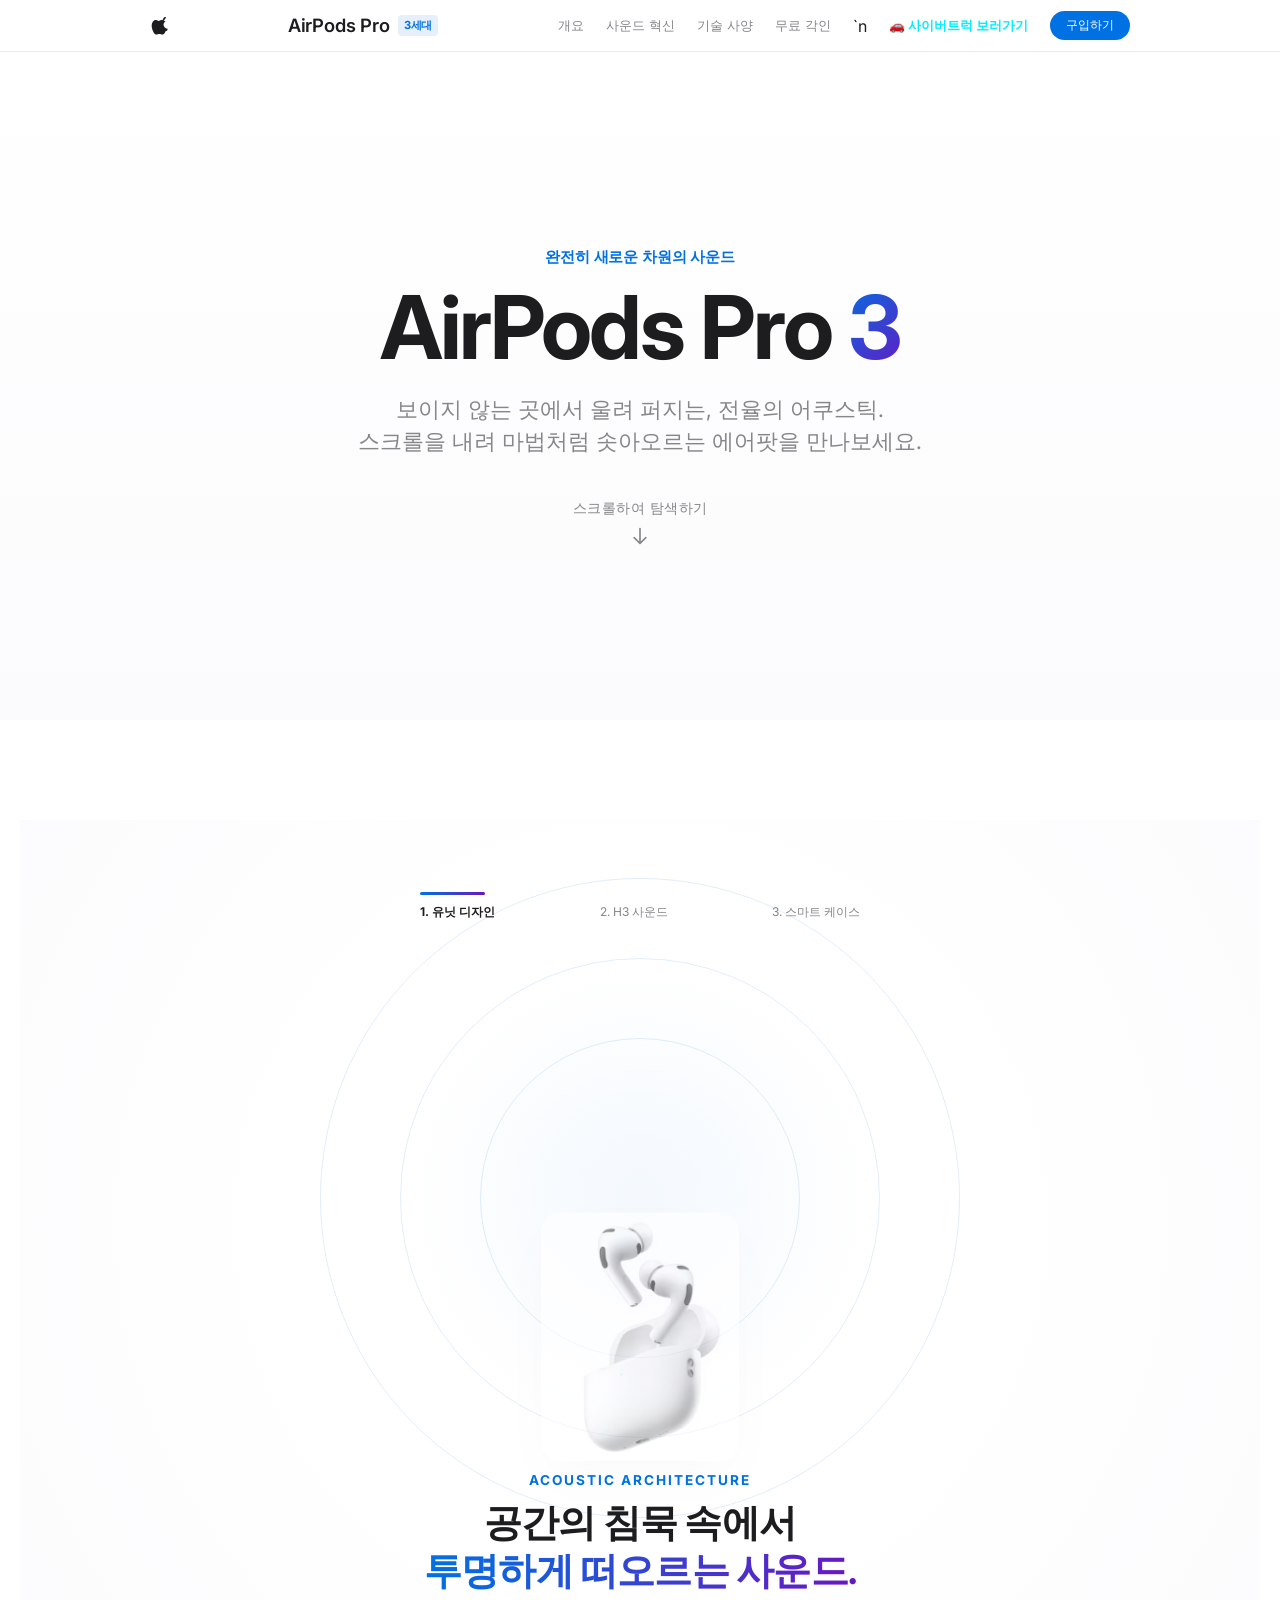
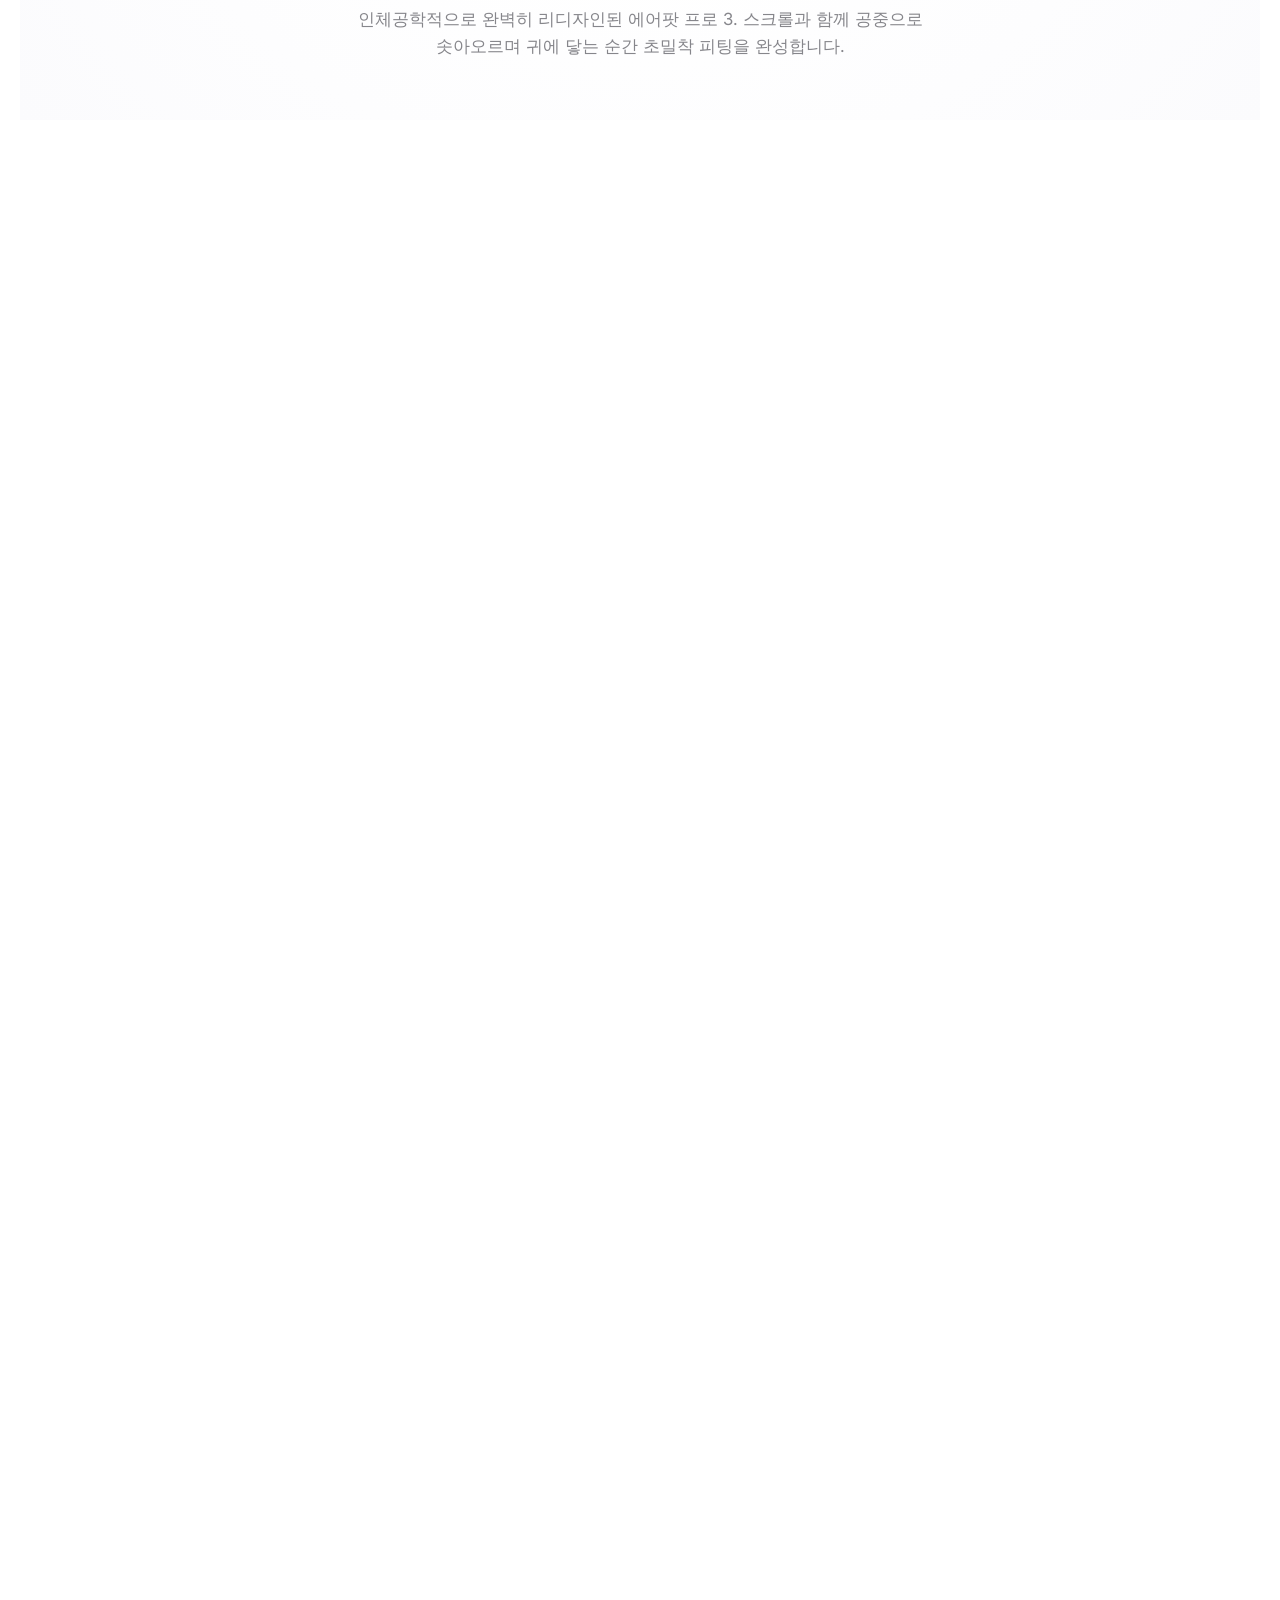
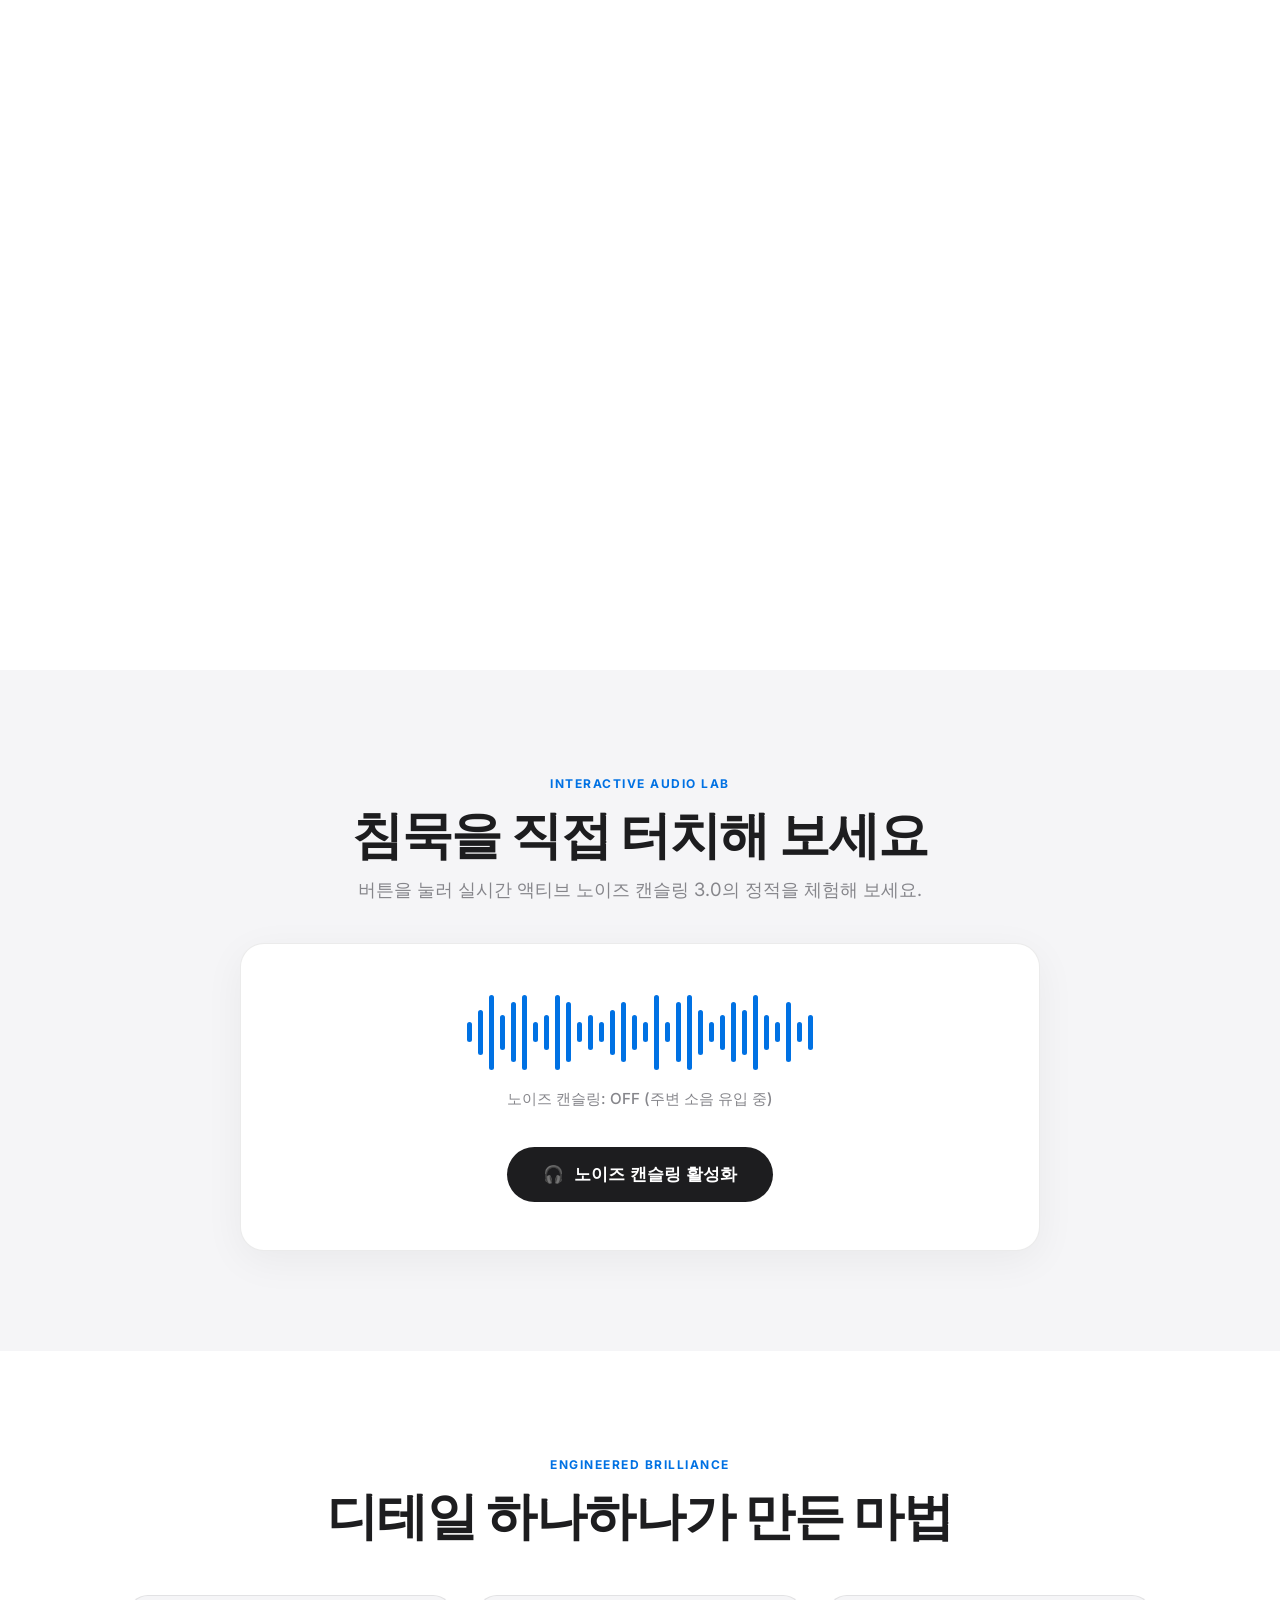
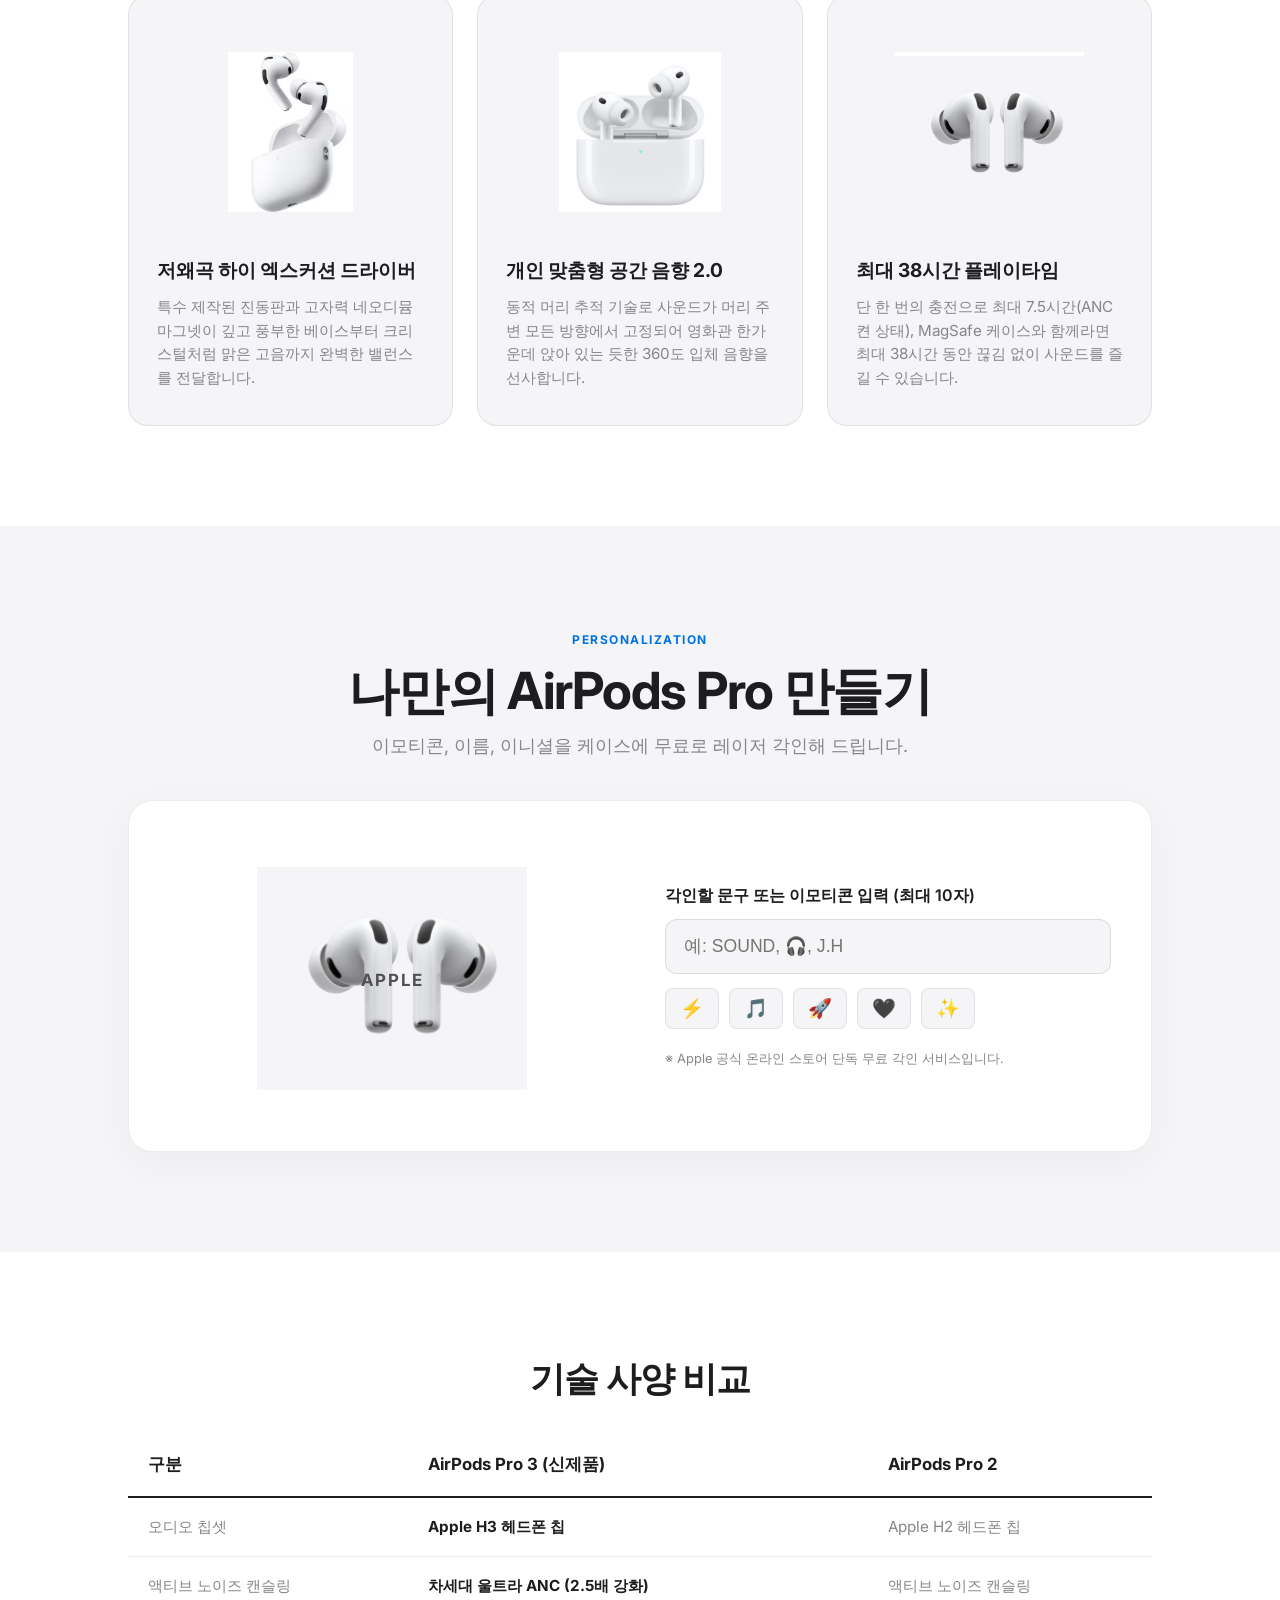
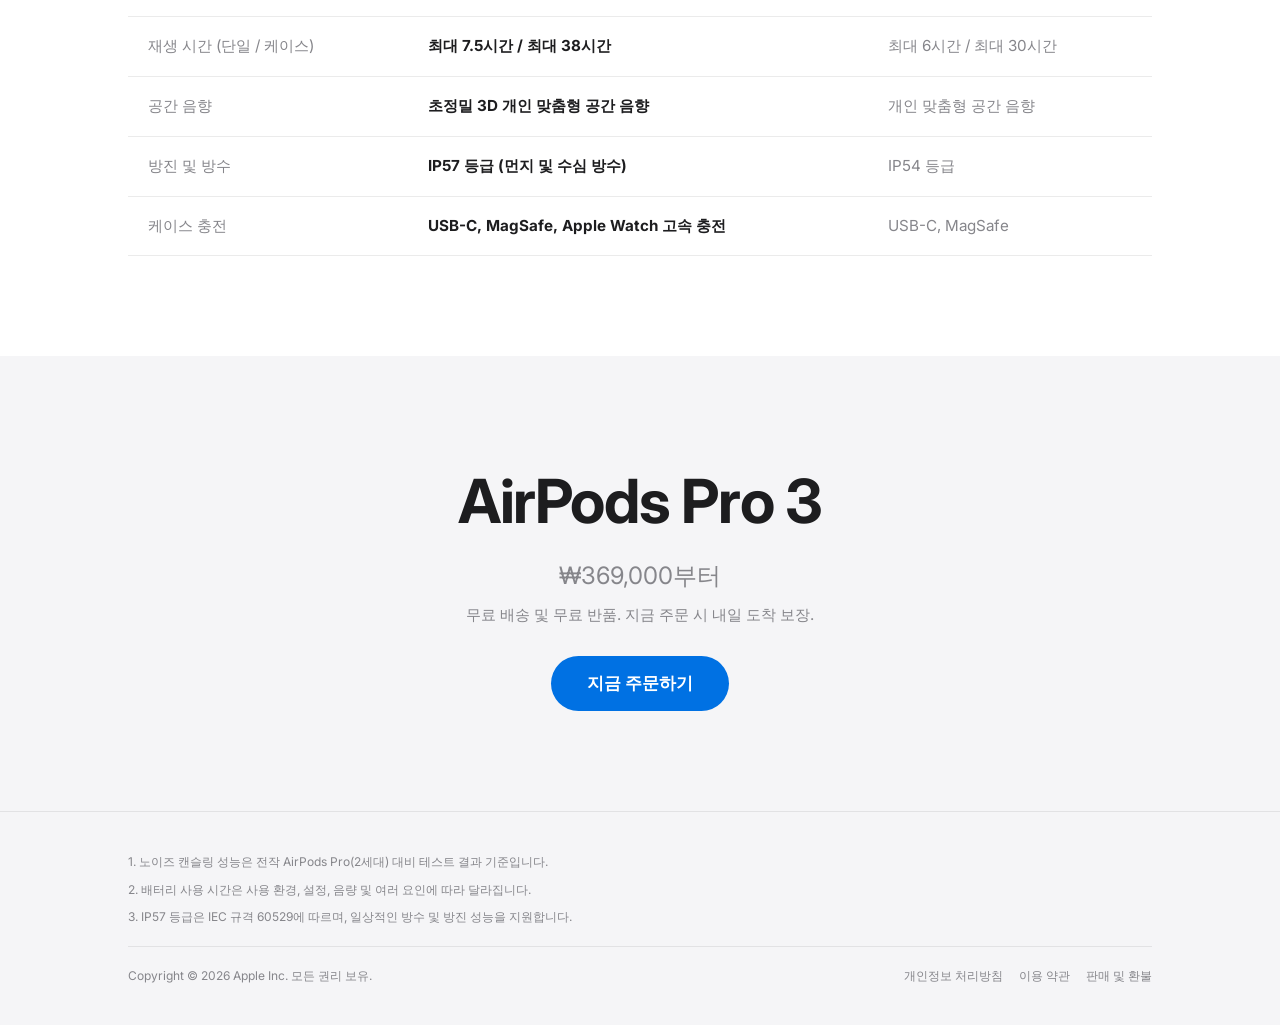
<file: airpods/index.html>
﻿<!DOCTYPE html>
<html lang="ko">
<head>
  <meta charset="UTF-8">
  <meta name="viewport" content="width=device-width, initial-scale=1.0">
  <title>AirPods Pro 3 - Apple (KR)</title>
  <link rel="preconnect" href="https://fonts.googleapis.com">
  <link rel="preconnect" href="https://fonts.gstatic.com" crossorigin>
  <link href="https://fonts.googleapis.com/css2?family=Pretendard:wght@300;400;500;600;700;800;900&family=Inter:wght@400;600;700;800&display=swap" rel="stylesheet">
  <link rel="stylesheet" href="style.css">
</head>
<body class="apple-studio">

  <!-- Apple Global Navigation Bar -->
  <header class="apple-nav" id="appleNav">
    <div class="nav-wrapper">
      <a href="#hero" class="nav-apple-logo" aria-label="Apple">
        <svg viewBox="0 0 170 170" width="18" height="18" fill="currentColor">
          <path d="M150.37 130.25c-2.45 5.66-5.35 10.87-8.71 15.66-4.58 6.53-8.33 11.05-11.22 13.56-4.48 4.12-9.28 6.23-14.42 6.35-3.69 0-8.14-1.05-13.32-3.18-5.19-2.12-9.97-3.17-14.34-3.17-4.58 0-9.49 1.05-14.75 3.17-5.26 2.13-9.5 3.24-12.74 3.35-4.35.13-9.16-1.9-14.42-6.08-3.7-3.07-7.7-7.94-12-14.6-5.87-9.08-10.45-19.46-13.74-31.14-3.29-11.68-4.94-22.9-4.94-33.67 0-14.43 3.52-26.68 10.57-36.75 7.05-10.07 16.14-15.17 27.27-15.3 4.89 0 10.37 1.34 16.44 4.02 6.07 2.68 10.04 4.07 11.91 4.17 1.52 0 5.76-1.55 12.72-4.66 6.96-3.1 13.06-4.47 18.3-4.11 13.9.72 24.89 5.86 32.99 15.42-12.18 7.39-18.15 17.5-17.91 30.34.24 10.3 4.24 18.99 12.01 26.06 7.77 7.07 17.06 11.05 27.87 11.94-2.29 6.84-4.89 13.39-7.8 19.65zM119.22 31.84c0-7.85 2.87-15.35 8.62-22.5 5.75-7.15 13.05-11.87 21.9-14.16.22 1.44.33 2.76.33 3.96 0 7.85-3.01 15.54-9.03 23.08-6.02 7.54-13.37 12.24-22.04 14.1-0.23-1.44-.34-2.82-.34-4.48z"/>
        </svg>
      </a>
      <span class="nav-product-title">AirPods Pro <span class="gen-badge">3세대</span></span>
      
      <div class="nav-right">
        <a href="#scrolly" class="nav-link">개요</a>
        <a href="#anc-section" class="nav-link">사운드 혁신</a>
        <a href="#specs" class="nav-link">기술 사양</a>
        <a href="#engrave" class="nav-link">무료 각인</a>`n        <a href="../" class="nav-link" style="color:#00f0ff;font-weight:700;">🚗 사이버트럭 보러가기</a>
        <button class="nav-buy-btn" onclick="openOrderModal()">구입하기</button>
      </div>
    </div>
  </header>

  <!-- Hero Section -->
  <section class="hero-section" id="hero">
    <div class="hero-badge">완전히 새로운 차원의 사운드</div>
    <h1 class="hero-headline">
      AirPods Pro <span class="gradient-text">3</span>
    </h1>
    <p class="hero-subheadline">
      보이지 않는 곳에서 울려 퍼지는, 전율의 어쿠스틱.<br>
      스크롤을 내려 마법처럼 솟아오르는 에어팟을 만나보세요.
    </p>

    <!-- Scroll Down Prompt -->
    <div class="scroll-prompt animate-bounce">
      <span>스크롤하여 탐색하기</span>
      <svg class="scroll-arrow" viewBox="0 0 24 24" width="20" height="20" fill="none" stroke="currentColor">
        <path stroke-linecap="round" stroke-linejoin="round" stroke-width="2" d="M19 14l-7 7m0 0l-7-7m7 7V3"></path>
      </svg>
    </div>
  </section>

  <!-- ========================================================================
       STICKY SCROLLYTELLING STAGE: 투명에서 위로 솟아오르며 완성되는 에어팟
       ======================================================================== -->
  <section class="scrolly-container" id="scrolly">
    <div class="scrolly-sticky-window">
      
      <!-- Studio Acoustic Waves Ambient -->
      <div class="sound-wave-glow" id="waveGlow"></div>
      <div class="acoustic-rings">
        <div class="ring ring-1"></div>
        <div class="ring ring-2"></div>
        <div class="ring ring-3"></div>
      </div>

      <!-- Floating AirPods Display Viewport -->
      <div class="airpods-stage-viewport">

        <!-- Stage 1: Earbud Single (원본 에어팟3) -->
        <div class="airpod-unit unit-single" id="unitSingle">
          <div class="unit-card-halo">
            <img src="images/airpods3.png" alt="AirPods Pro 3 Single Earbud" class="airpod-render">
          </div>
        </div>

        <!-- Stage 2: Dual Earbuds Angle (원본 에어팟1) -->
        <div class="airpod-unit unit-dual" id="unitDual">
          <div class="unit-card-halo">
            <img src="images/airpods1.png" alt="AirPods Pro 3 Dual Earbuds" class="airpod-render">
          </div>
        </div>

        <!-- Stage 3: MagSafe Case + Buds (원본 에어팟2) -->
        <div class="airpod-unit unit-case" id="unitCase">
          <div class="unit-card-halo">
            <img src="images/airpods2.png" alt="AirPods Pro 3 with MagSafe Case" class="airpod-render">
          </div>
        </div>

      </div>

      <!-- Floating Dynamic Story Text -->
      <div class="story-overlay">
        <!-- Story 1 -->
        <div class="story-card active" id="story1">
          <span class="story-eyebrow">Acoustic Architecture</span>
          <h2 class="story-title">공간의 침묵 속에서<br><span class="highlight">투명하게 떠오르는 사운드.</span></h2>
          <p class="story-desc">인체공학적으로 완벽히 리디자인된 에어팟 프로 3. 스크롤과 함께 공중으로 솟아오르며 귀에 닿는 순간 초밀착 피팅을 완성합니다.</p>
        </div>

        <!-- Story 2 -->
        <div class="story-card" id="story2">
          <span class="story-eyebrow">H3 Silicon & Ultra ANC</span>
          <h2 class="story-title">노이즈 캔슬링,<br><span class="highlight">이전 세대 대비 2.5배 강화.</span></h2>
          <p class="story-desc">초당 96,000회 주변 소음을 상쇄하는 차세대 H3 칩셋. 지하철의 굉음도, 카페의 웅성거림도 한순간에 순수한 음악으로 바뀝니다.</p>
        </div>

        <!-- Story 3 -->
        <div class="story-card" id="story3">
          <span class="story-eyebrow">Lossless Audio & MagSafe</span>
          <h2 class="story-title">완전한 조화.<br><span class="highlight">최대 38시간의 전율.</span></h2>
          <p class="story-desc">정밀 탐색 스피커와 방수 등급(IP57)을 갖춘 차세대 케이스. 케이스를 여는 순간 당신만의 하이엔드 콘서트홀이 열립니다.</p>
        </div>
      </div>

      <!-- Scroll Progress Bar & Steps -->
      <div class="progress-tracker">
        <div class="progress-bar-fill" id="progressFill"></div>
        <div class="step-dots">
          <span class="step-dot active" data-step="1">1. 유닛 디자인</span>
          <span class="step-dot" data-step="2">2. H3 사운드</span>
          <span class="step-dot" data-step="3">3. 스마트 케이스</span>
        </div>
      </div>

    </div>
  </section>

  <!-- Interactive Active Noise Cancellation Simulator -->
  <section class="anc-interactive-section" id="anc-section">
    <div class="section-container">
      <div class="anc-header">
        <span class="apple-pill">INTERACTIVE AUDIO LAB</span>
        <h2 class="section-large-title">침묵을 직접 터치해 보세요</h2>
        <p class="section-subtitle">버튼을 눌러 실시간 액티브 노이즈 캔슬링 3.0의 정적을 체험해 보세요.</p>
      </div>

      <div class="anc-console-box">
        <div class="waveform-container">
          <div class="waveform-visualizer" id="waveVisualizer">
            <div class="bar"></div><div class="bar"></div><div class="bar"></div><div class="bar"></div>
            <div class="bar"></div><div class="bar"></div><div class="bar"></div><div class="bar"></div>
            <div class="bar"></div><div class="bar"></div><div class="bar"></div><div class="bar"></div>
            <div class="bar"></div><div class="bar"></div><div class="bar"></div><div class="bar"></div>
            <div class="bar"></div><div class="bar"></div><div class="bar"></div><div class="bar"></div>
            <div class="bar"></div><div class="bar"></div><div class="bar"></div><div class="bar"></div>
            <div class="bar"></div><div class="bar"></div><div class="bar"></div><div class="bar"></div>
            <div class="bar"></div><div class="bar"></div><div class="bar"></div><div class="bar"></div>
          </div>
          <div class="anc-status-label" id="ancStatusText">노이즈 캔슬링: OFF (주변 소음 유입 중)</div>
        </div>

        <div class="anc-switch-wrapper">
          <button class="anc-mode-btn" id="ancToggleBtn" onclick="toggleANC()">
            <span class="mode-icon">🎧</span>
            <span class="mode-text">노이즈 캔슬링 활성화</span>
          </button>
        </div>
      </div>
    </div>
  </section>

  <!-- Features 3D Cards Grid -->
  <section class="features-section" id="features">
    <div class="section-container">
      <div class="anc-header">
        <span class="apple-pill">ENGINEERED BRILLIANCE</span>
        <h2 class="section-large-title">디테일 하나하나가 만든 마법</h2>
      </div>

      <div class="feature-grid">
        <div class="bento-card tilt-card">
          <div class="card-media">
            <img src="images/airpods3.png" alt="Custom Driver" class="bento-img">
          </div>
          <div class="card-text">
            <h3>저왜곡 하이 엑스커션 드라이버</h3>
            <p>특수 제작된 진동판과 고자력 네오디뮴 마그넷이 깊고 풍부한 베이스부터 크리스털처럼 맑은 고음까지 완벽한 밸런스를 전달합니다.</p>
          </div>
        </div>

        <div class="bento-card tilt-card">
          <div class="card-media">
            <img src="images/airpods1.png" alt="Adaptive Audio" class="bento-img">
          </div>
          <div class="card-text">
            <h3>개인 맞춤형 공간 음향 2.0</h3>
            <p>동적 머리 추적 기술로 사운드가 머리 주변 모든 방향에서 고정되어 영화관 한가운데 앉아 있는 듯한 360도 입체 음향을 선사합니다.</p>
          </div>
        </div>

        <div class="bento-card tilt-card">
          <div class="card-media">
            <img src="images/airpods2.png" alt="Battery and Case" class="bento-img">
          </div>
          <div class="card-text">
            <h3>최대 38시간 플레이타임</h3>
            <p>단 한 번의 충전으로 최대 7.5시간(ANC 켠 상태), MagSafe 케이스와 함께라면 최대 38시간 동안 끊김 없이 사운드를 즐길 수 있습니다.</p>
          </div>
        </div>
      </div>
    </div>
  </section>

  <!-- Free Laser Engraving Simulator -->
  <section class="engraving-section" id="engrave">
    <div class="section-container">
      <div class="anc-header">
        <span class="apple-pill">PERSONALIZATION</span>
        <h2 class="section-large-title">나만의 AirPods Pro 만들기</h2>
        <p class="section-subtitle">이모티콘, 이름, 이니셜을 케이스에 무료로 레이저 각인해 드립니다.</p>
      </div>

      <div class="engraving-studio">
        <div class="case-preview-stage">
          <div class="case-visual">
            <img src="images/airpods2.png" alt="AirPods Case Engraving Preview">
            <div class="laser-engraved-text" id="engravedOutput">APPLE</div>
          </div>
        </div>

        <div class="engraving-controls">
          <label for="engraveInput">각인할 문구 또는 이모티콘 입력 (최대 10자)</label>
          <div class="input-row">
            <input type="text" id="engraveInput" maxlength="10" placeholder="예: SOUND, 🎧, J.H" oninput="updateEngraving(this.value)">
          </div>
          <div class="emoji-presets">
            <button onclick="addPreset('⚡')">⚡</button>
            <button onclick="addPreset('🎵')">🎵</button>
            <button onclick="addPreset('🚀')">🚀</button>
            <button onclick="addPreset('🖤')">🖤</button>
            <button onclick="addPreset('✨')">✨</button>
          </div>
          <p class="engrave-note">※ Apple 공식 온라인 스토어 단독 무료 각인 서비스입니다.</p>
        </div>
      </div>
    </div>
  </section>

  <!-- Specs Matrix -->
  <section class="specs-section" id="specs">
    <div class="section-container">
      <h2 class="specs-heading">기술 사양 비교</h2>
      <div class="specs-table-wrapper">
        <table class="apple-table">
          <thead>
            <tr>
              <th>구분</th>
              <th>AirPods Pro 3 (신제품)</th>
              <th>AirPods Pro 2</th>
            </tr>
          </thead>
          <tbody>
            <tr>
              <td>오디오 칩셋</td>
              <td><strong>Apple H3 헤드폰 칩</strong></td>
              <td>Apple H2 헤드폰 칩</td>
            </tr>
            <tr>
              <td>액티브 노이즈 캔슬링</td>
              <td><strong>차세대 울트라 ANC (2.5배 강화)</strong></td>
              <td>액티브 노이즈 캔슬링</td>
            </tr>
            <tr>
              <td>재생 시간 (단일 / 케이스)</td>
              <td><strong>최대 7.5시간 / 최대 38시간</strong></td>
              <td>최대 6시간 / 최대 30시간</td>
            </tr>
            <tr>
              <td>공간 음향</td>
              <td><strong>초정밀 3D 개인 맞춤형 공간 음향</strong></td>
              <td>개인 맞춤형 공간 음향</td>
            </tr>
            <tr>
              <td>방진 및 방수</td>
              <td><strong>IP57 등급 (먼지 및 수심 방수)</strong></td>
              <td>IP54 등급</td>
            </tr>
            <tr>
              <td>케이스 충전</td>
              <td><strong>USB-C, MagSafe, Apple Watch 고속 충전</strong></td>
              <td>USB-C, MagSafe</td>
            </tr>
          </tbody>
        </table>
      </div>
    </div>
  </section>

  <!-- Bottom CTA Purchase Box -->
  <section class="purchase-banner">
    <div class="section-container">
      <div class="banner-inner">
        <h2>AirPods Pro 3</h2>
        <p class="price-text">₩369,000부터</p>
        <p class="shipping-info">무료 배송 및 무료 반품. 지금 주문 시 내일 도착 보장.</p>
        <div class="banner-actions">
          <button class="apple-btn-buy" onclick="openOrderModal()">지금 주문하기</button>
        </div>
      </div>
    </div>
  </section>

  <!-- Checkout / Order Modal -->
  <div class="apple-modal" id="appleModal">
    <div class="modal-dim" onclick="closeOrderModal()"></div>
    <div class="modal-card">
      <button class="modal-x" onclick="closeOrderModal()">&times;</button>
      <div class="modal-header">
        <span class="apple-pill">BAG & CHECKOUT</span>
        <h3>AirPods Pro 3 주문하기</h3>
        <p>₩369,000 (무료 각인 및 고속 충전 케이블 포함)</p>
      </div>

      <form id="orderForm" onsubmit="submitAppleOrder(event)">
        <div class="form-item">
          <label>각인 옵션 확인</label>
          <input type="text" id="modalEngravingField" value="기본 (각인 없음)" readonly>
        </div>

        <div class="form-row">
          <div class="form-item">
            <label>주문 고객 성함</label>
            <input type="text" placeholder="홍길동" required>
          </div>
          <div class="form-item">
            <label>연락처</label>
            <input type="tel" placeholder="010-0000-0000" required>
          </div>
        </div>

        <div class="form-item">
          <label>배송지 주소</label>
          <input type="text" placeholder="도로명 주소 및 상세 주소" required>
        </div>

        <div class="form-item">
          <label>결제 수단</label>
          <select>
            <option>Apple Pay</option>
            <option>신용카드 / 체크카드 (무이자 최대 12개월)</option>
            <option>카카오페이 / 네이버페이</option>
          </select>
        </div>

        <div class="order-final-price">
          <span>총 결제 금액</span>
          <strong>₩369,000</strong>
        </div>

        <button type="submit" class="apple-btn-buy modal-submit-btn">주문 확정하기</button>
      </form>

      <div class="order-complete" id="orderCompleteBlock">
        <div class="complete-check">✓</div>
        <h4>주문이 완료되었습니다!</h4>
        <p>주문 번호: <strong id="appleOrderNum">W109283746</strong></p>
        <p>입력하신 연락처로 주문 내역 및 배송 추적 링크가 발송되었습니다.</p>
        <button class="apple-btn-sub" onclick="closeOrderModal()">확인</button>
      </div>
    </div>
  </div>

  <!-- Footer -->
  <footer class="apple-footer">
    <div class="footer-container">
      <div class="footer-legal">
        <p>1. 노이즈 캔슬링 성능은 전작 AirPods Pro(2세대) 대비 테스트 결과 기준입니다.</p>
        <p>2. 배터리 사용 시간은 사용 환경, 설정, 음량 및 여러 요인에 따라 달라집니다.</p>
        <p>3. IP57 등급은 IEC 규격 60529에 따르며, 일상적인 방수 및 방진 성능을 지원합니다.</p>
      </div>
      <div class="footer-bottom-bar">
        <span>Copyright © 2026 Apple Inc. 모든 권리 보유.</span>
        <div class="footer-bottom-links">
          <a href="#">개인정보 처리방침</a>
          <a href="#">이용 약관</a>
          <a href="#">판매 및 환불</a>
        </div>
      </div>
    </div>
  </footer>

  <script src="main.js"></script>
</body>
</html>
</file>
<file: airpods/style.css>
﻿/* ==========================================================================
   APPLE AIRPODS PRO 3 - CLEAN STUDIO WHITE & SCROLLYTELLING
   Pure Original Image Fidelity, Zero Artifacts, Buttery-Smooth Motion
   ========================================================================== */

:root {
  --apple-bg: #ffffff;
  --apple-bg-alt: #f5f5f7;
  --apple-card: #ffffff;
  --apple-border: rgba(0, 0, 0, 0.08);
  --apple-text-primary: #1d1d1f;
  --apple-text-secondary: #86868b;
  --apple-blue: #0071e3;
  --apple-blue-hover: #0077ed;
  --apple-font: "Pretendard", -apple-system, BlinkMacSystemFont, "Inter", "SF Pro Text", sans-serif;
  --nav-height: 52px;
  --ease-apple: cubic-bezier(0.16, 1, 0.3, 1);
}

* {
  margin: 0;
  padding: 0;
  box-sizing: border-box;
}

html {
  background-color: var(--apple-bg);
  color: var(--apple-text-primary);
  font-family: var(--apple-font);
  scroll-behavior: smooth;
  overflow-x: hidden;
}

body {
  position: relative;
  background-color: var(--apple-bg);
  line-height: 1.5;
  -webkit-font-smoothing: antialiased;
}

/* ==========================================================================
   Apple Global Navbar
   ========================================================================== */
.apple-nav {
  position: fixed;
  top: 0;
  left: 0;
  width: 100%;
  height: var(--nav-height);
  background: rgba(255, 255, 255, 0.82);
  backdrop-filter: saturate(180%) blur(20px);
  -webkit-backdrop-filter: saturate(180%) blur(20px);
  border-bottom: 1px solid rgba(0, 0, 0, 0.08);
  z-index: 999;
  transition: background 0.3s ease;
}

.nav-wrapper {
  max-width: 1024px;
  height: 100%;
  margin: 0 auto;
  padding: 0 22px;
  display: flex;
  align-items: center;
  justify-content: space-between;
}

.nav-apple-logo {
  color: #1d1d1f;
  display: flex;
  align-items: center;
  transition: opacity 0.2s ease;
}

.nav-apple-logo:hover {
  opacity: 0.7;
}

.nav-product-title {
  font-size: 1.15rem;
  font-weight: 600;
  letter-spacing: -0.01em;
  color: #1d1d1f;
  display: flex;
  align-items: center;
  gap: 8px;
}

.gen-badge {
  font-size: 0.7rem;
  padding: 2px 6px;
  background: rgba(0, 113, 227, 0.1);
  border-radius: 4px;
  color: var(--apple-blue);
  font-weight: 700;
}

.nav-right {
  display: flex;
  align-items: center;
  gap: 22px;
}

.nav-link {
  font-size: 0.8rem;
  color: var(--apple-text-secondary);
  text-decoration: none;
  transition: color 0.2s ease;
}

.nav-link:hover {
  color: var(--apple-blue);
}

.nav-buy-btn {
  background: var(--apple-blue);
  color: #ffffff;
  border: none;
  padding: 6px 16px;
  font-size: 0.75rem;
  font-weight: 500;
  border-radius: 980px;
  cursor: pointer;
  transition: background 0.2s ease, transform 0.2s ease;
}

.nav-buy-btn:hover {
  background: var(--apple-blue-hover);
  transform: scale(1.03);
}

/* ==========================================================================
   Hero Section
   ========================================================================== */
.hero-section {
  position: relative;
  min-height: 80vh;
  display: flex;
  flex-direction: column;
  align-items: center;
  justify-content: center;
  text-align: center;
  padding: calc(var(--nav-height) + 60px) 20px 40px;
  background: linear-gradient(180deg, #ffffff 0%, #fbfbfd 100%);
}

.hero-badge {
  font-size: 0.95rem;
  color: var(--apple-blue);
  font-weight: 600;
  letter-spacing: -0.01em;
  margin-bottom: 12px;
}

.hero-headline {
  font-size: clamp(3rem, 7vw, 5.5rem);
  font-weight: 700;
  letter-spacing: -0.03em;
  line-height: 1.05;
  margin-bottom: 20px;
  color: #1d1d1f;
}

.gradient-text {
  background: linear-gradient(135deg, #0071e3 0%, #6817c2 100%);
  -webkit-background-clip: text;
  -webkit-text-fill-color: transparent;
}

.hero-subheadline {
  font-size: clamp(1.1rem, 2.2vw, 1.4rem);
  color: var(--apple-text-secondary);
  max-width: 640px;
  line-height: 1.45;
  font-weight: 400;
  margin-bottom: 40px;
}

.scroll-prompt {
  display: flex;
  flex-direction: column;
  align-items: center;
  gap: 8px;
  color: var(--apple-text-secondary);
  font-size: 0.85rem;
  letter-spacing: 0.5px;
}

.animate-bounce {
  animation: bounceSlow 2.4s infinite ease-in-out;
}

@keyframes bounceSlow {
  0%, 100% { transform: translateY(0); }
  50% { transform: translateY(8px); }
}

/* ==========================================================================
   SCROLLYTELLING CONTAINER: 투명에서 위로 솟아오르는 에어팟
   ========================================================================== */
.scrolly-container {
  position: relative;
  height: 350vh; /* 넉넉한 스크롤 타임라인 */
  background: #ffffff; /* 원본 사진의 흰색 배경과 100% 일치 */
}

.scrolly-sticky-window {
  position: sticky;
  top: 0;
  left: 0;
  width: 100%;
  height: 100vh;
  display: flex;
  flex-direction: column;
  align-items: center;
  justify-content: center;
  overflow: hidden;
  background: radial-gradient(circle at 50% 45%, #ffffff 40%, #fbfbfd 100%);
}

/* Subtle Studio Acoustic Wave Ambient */
.sound-wave-glow {
  position: absolute;
  top: 42%;
  left: 50%;
  transform: translate(-50%, -50%);
  width: 500px;
  height: 500px;
  background: radial-gradient(circle, rgba(0, 113, 227, 0.08) 0%, rgba(255, 255, 255, 0) 70%);
  border-radius: 50%;
  pointer-events: none;
  z-index: 1;
}

.acoustic-rings {
  position: absolute;
  top: 42%;
  left: 50%;
  transform: translate(-50%, -50%);
  pointer-events: none;
  z-index: 1;
}

.ring {
  position: absolute;
  top: 50%;
  left: 50%;
  transform: translate(-50%, -50%);
  border-radius: 50%;
  border: 1px solid rgba(0, 113, 227, 0.12);
  animation: rippleRing 4.5s infinite linear;
}

.ring-1 { width: 320px; height: 320px; animation-delay: 0s; }
.ring-2 { width: 480px; height: 480px; animation-delay: 1.5s; }
.ring-3 { width: 640px; height: 640px; animation-delay: 3.0s; }

@keyframes rippleRing {
  0% { transform: translate(-50%, -50%) scale(0.6); opacity: 0; }
  30% { opacity: 0.6; }
  100% { transform: translate(-50%, -50%) scale(1.25); opacity: 0; }
}

/* Floating AirPods Stage */
.airpods-stage-viewport {
  position: relative;
  width: 100%;
  max-width: 440px;
  height: 380px;
  display: flex;
  align-items: center;
  justify-content: center;
  z-index: 5;
}

/* Individual Unit Floating Container */
.airpod-unit {
  position: absolute;
  top: 50%;
  left: 50%;
  transform: translate(-50%, -50%);
  width: auto;
  height: auto;
  display: flex;
  align-items: center;
  justify-content: center;
  pointer-events: none;
  will-change: transform, opacity;
  transition: opacity 0.2s ease-out;
}

.unit-card-halo {
  background: #ffffff;
  padding: 10px;
  border-radius: 20px;
  display: flex;
  align-items: center;
  justify-content: center;
  box-shadow: 0 20px 60px rgba(0, 0, 0, 0.04);
}

.airpod-render {
  width: auto;
  height: auto;
  max-width: 280px;
  max-height: 250px;
  object-fit: contain;
  display: block;
  image-rendering: auto; /* 무손실 원본 선명도 보존 */
}

/* Story Overlay Text */
.story-overlay {
  position: absolute;
  bottom: 60px;
  left: 0;
  width: 100%;
  text-align: center;
  z-index: 10;
  padding: 0 20px;
  pointer-events: none;
}

.story-card {
  position: absolute;
  bottom: 0;
  left: 50%;
  transform: translateX(-50%) translateY(20px);
  width: 100%;
  max-width: 680px;
  opacity: 0;
  visibility: hidden;
  transition: opacity 0.4s ease, transform 0.4s ease, visibility 0.4s ease;
}

.story-card.active {
  opacity: 1;
  visibility: visible;
  transform: translateX(-50%) translateY(0);
}

.story-eyebrow {
  font-size: 0.85rem;
  text-transform: uppercase;
  letter-spacing: 2px;
  color: var(--apple-blue);
  font-weight: 700;
  display: block;
  margin-bottom: 8px;
}

.story-title {
  font-size: clamp(1.8rem, 3.5vw, 2.4rem);
  font-weight: 700;
  letter-spacing: -0.02em;
  line-height: 1.25;
  color: #1d1d1f;
  margin-bottom: 12px;
}

.story-title .highlight {
  background: linear-gradient(90deg, #0071e3, #6817c2);
  -webkit-background-clip: text;
  -webkit-text-fill-color: transparent;
}

.story-desc {
  font-size: 1.05rem;
  color: var(--apple-text-secondary);
  line-height: 1.6;
  max-width: 580px;
  margin: 0 auto;
}

/* Progress Tracker Bar */
.progress-tracker {
  position: absolute;
  top: calc(var(--nav-height) + 20px);
  left: 50%;
  transform: translateX(-50%);
  width: 90%;
  max-width: 440px;
  z-index: 20;
}

.progress-bar-fill {
  width: 0%;
  height: 3px;
  background: linear-gradient(90deg, var(--apple-blue), #6817c2);
  border-radius: 2px;
  transition: width 0.1s linear;
}

.step-dots {
  display: flex;
  justify-content: space-between;
  margin-top: 8px;
}

.step-dot {
  font-size: 0.75rem;
  color: var(--apple-text-secondary);
  transition: color 0.3s ease;
}

.step-dot.active {
  color: var(--apple-text-primary);
  font-weight: 700;
}

/* ==========================================================================
   Common Section Styles
   ========================================================================== */
section {
  padding: 100px 20px;
}

.section-container {
  max-width: 1024px;
  margin: 0 auto;
}

.apple-pill {
  display: inline-block;
  font-size: 0.75rem;
  font-weight: 700;
  letter-spacing: 1.5px;
  color: var(--apple-blue);
  text-transform: uppercase;
  margin-bottom: 12px;
}

.section-large-title {
  font-size: clamp(2.2rem, 4.5vw, 3.2rem);
  font-weight: 700;
  letter-spacing: -0.025em;
  color: #1d1d1f;
  margin-bottom: 12px;
  line-height: 1.15;
}

.section-subtitle {
  font-size: 1.15rem;
  color: var(--apple-text-secondary);
  font-weight: 400;
}

/* ==========================================================================
   Interactive ANC Simulator
   ========================================================================== */
.anc-interactive-section {
  background: var(--apple-bg-alt);
}

.anc-header {
  text-align: center;
  margin-bottom: 40px;
}

.anc-console-box {
  background: #ffffff;
  border: 1px solid var(--apple-border);
  border-radius: 24px;
  padding: 48px 36px;
  max-width: 800px;
  margin: 0 auto;
  text-align: center;
  box-shadow: 0 10px 40px rgba(0, 0, 0, 0.05);
}

.waveform-container {
  margin-bottom: 36px;
}

.waveform-visualizer {
  display: flex;
  align-items: center;
  justify-content: center;
  gap: 6px;
  height: 80px;
  margin-bottom: 16px;
}

.waveform-visualizer .bar {
  width: 5px;
  height: 20px;
  background: var(--apple-blue);
  border-radius: 4px;
  animation: waveMotion 1.4s infinite ease-in-out alternate;
}

.waveform-visualizer .bar:nth-child(2n) { animation-delay: 0.2s; height: 45px; }
.waveform-visualizer .bar:nth-child(3n) { animation-delay: 0.4s; height: 75px; }
.waveform-visualizer .bar:nth-child(4n) { animation-delay: 0.1s; height: 35px; }
.waveform-visualizer .bar:nth-child(5n) { animation-delay: 0.6s; height: 60px; }

@keyframes waveMotion {
  0% { height: 10px; }
  50% { height: 75px; }
  100% { height: 25px; }
}

.anc-console-box.anc-active .bar {
  animation: none !important;
  height: 4px !important;
  background: #34c759 !important;
}

.anc-status-label {
  font-size: 0.95rem;
  color: var(--apple-text-secondary);
  font-weight: 500;
}

.anc-console-box.anc-active .anc-status-label {
  color: #34c759;
  font-weight: 700;
}

.anc-mode-btn {
  background: #1d1d1f;
  color: #ffffff;
  border: none;
  padding: 16px 36px;
  font-size: 1.05rem;
  font-weight: 600;
  border-radius: 980px;
  cursor: pointer;
  display: inline-flex;
  align-items: center;
  gap: 10px;
  transition: all 0.3s var(--ease-apple);
}

.anc-mode-btn:hover {
  background: #333336;
  transform: scale(1.02);
}

.anc-console-box.anc-active .anc-mode-btn {
  background: #34c759;
  color: #ffffff;
}

/* ==========================================================================
   Features Bento Grid
   ========================================================================== */
.features-section {
  background: #ffffff;
}

.feature-grid {
  display: grid;
  grid-template-columns: repeat(3, 1fr);
  gap: 24px;
  margin-top: 50px;
}

.bento-card {
  background: var(--apple-bg-alt);
  border: 1px solid var(--apple-border);
  border-radius: 20px;
  padding: 36px 28px;
  display: flex;
  flex-direction: column;
  justify-content: space-between;
  transition: transform 0.3s ease, box-shadow 0.3s ease;
}

.bento-card:hover {
  transform: translateY(-6px);
  box-shadow: 0 20px 40px rgba(0, 0, 0, 0.06);
}

.card-media {
  height: 200px;
  display: flex;
  align-items: center;
  justify-content: center;
  margin-bottom: 24px;
}

.bento-img {
  max-height: 160px;
  max-width: 100%;
  object-fit: contain;
  transition: transform 0.4s var(--ease-apple);
}

.bento-card:hover .bento-img {
  transform: scale(1.06);
}

.card-text h3 {
  font-size: 1.2rem;
  font-weight: 700;
  color: #1d1d1f;
  margin-bottom: 10px;
}

.card-text p {
  font-size: 0.95rem;
  color: var(--apple-text-secondary);
  line-height: 1.55;
}

/* ==========================================================================
   Free Laser Engraving Simulator
   ========================================================================== */
.engraving-section {
  background: var(--apple-bg-alt);
}

.engraving-studio {
  display: grid;
  grid-template-columns: 1fr 1fr;
  gap: 50px;
  align-items: center;
  background: #ffffff;
  border: 1px solid var(--apple-border);
  border-radius: 24px;
  padding: 50px 40px;
  margin-top: 40px;
  box-shadow: 0 10px 40px rgba(0, 0, 0, 0.04);
}

.case-preview-stage {
  display: flex;
  justify-content: center;
  align-items: center;
}

.case-visual {
  position: relative;
  width: 270px;
  height: 250px;
  display: flex;
  align-items: center;
  justify-content: center;
}

.case-visual img {
  max-width: 100%;
  max-height: 100%;
  object-fit: contain;
}

.laser-engraved-text {
  position: absolute;
  top: 52%;
  left: 50%;
  transform: translate(-50%, -50%);
  font-family: var(--apple-font);
  font-size: 1.05rem;
  font-weight: 700;
  letter-spacing: 2px;
  color: #515154;
  pointer-events: none;
  text-transform: uppercase;
}

.engraving-controls label {
  display: block;
  font-size: 1rem;
  font-weight: 600;
  color: #1d1d1f;
  margin-bottom: 12px;
}

.input-row input {
  width: 100%;
  padding: 16px 18px;
  background: #f5f5f7;
  border: 1px solid rgba(0, 0, 0, 0.1);
  border-radius: 12px;
  color: #1d1d1f;
  font-size: 1.1rem;
  outline: none;
  transition: border-color 0.2s ease;
}

.input-row input:focus {
  border-color: var(--apple-blue);
  background: #ffffff;
}

.emoji-presets {
  display: flex;
  gap: 10px;
  margin-top: 14px;
}

.emoji-presets button {
  background: #f5f5f7;
  border: 1px solid rgba(0, 0, 0, 0.08);
  color: #1d1d1f;
  padding: 8px 14px;
  border-radius: 8px;
  font-size: 1.2rem;
  cursor: pointer;
  transition: background 0.2s ease;
}

.emoji-presets button:hover {
  background: #e8e8ed;
}

.engrave-note {
  margin-top: 20px;
  font-size: 0.8rem;
  color: var(--apple-text-secondary);
}

/* ==========================================================================
   Specs Comparison Table
   ========================================================================== */
.specs-section {
  background: #ffffff;
}

.specs-heading {
  font-size: 2.2rem;
  font-weight: 700;
  letter-spacing: -0.02em;
  color: #1d1d1f;
  margin-bottom: 30px;
  text-align: center;
}

.specs-table-wrapper {
  overflow-x: auto;
}

.apple-table {
  width: 100%;
  border-collapse: collapse;
  text-align: left;
}

.apple-table th, 
.apple-table td {
  padding: 18px 20px;
  border-bottom: 1px solid rgba(0, 0, 0, 0.08);
}

.apple-table th {
  font-size: 1.05rem;
  font-weight: 700;
  color: #1d1d1f;
  border-bottom: 2px solid #1d1d1f;
}

.apple-table td {
  font-size: 0.95rem;
  color: var(--apple-text-secondary);
}

.apple-table td strong {
  color: #1d1d1f;
}

/* ==========================================================================
   Purchase Banner
   ========================================================================== */
.purchase-banner {
  text-align: center;
  background: var(--apple-bg-alt);
  padding: 100px 20px;
}

.banner-inner h2 {
  font-size: clamp(2.5rem, 5vw, 3.8rem);
  font-weight: 700;
  letter-spacing: -0.02em;
  color: #1d1d1f;
  margin-bottom: 10px;
}

.banner-inner .price-text {
  font-size: 1.5rem;
  color: var(--apple-text-secondary);
  margin-bottom: 10px;
}

.banner-inner .shipping-info {
  font-size: 0.95rem;
  color: var(--apple-text-secondary);
  margin-bottom: 30px;
}

.apple-btn-buy {
  background: var(--apple-blue);
  color: #ffffff;
  border: none;
  padding: 16px 36px;
  font-size: 1.05rem;
  font-weight: 600;
  border-radius: 980px;
  cursor: pointer;
  transition: all 0.2s ease;
}

.apple-btn-buy:hover {
  background: var(--apple-blue-hover);
  transform: scale(1.02);
}

/* ==========================================================================
   Order Modal
   ========================================================================== */
.apple-modal {
  position: fixed;
  top: 0;
  left: 0;
  width: 100%;
  height: 100%;
  z-index: 2000;
  display: flex;
  align-items: center;
  justify-content: center;
  opacity: 0;
  visibility: hidden;
  transition: opacity 0.3s ease, visibility 0.3s ease;
}

.apple-modal.active {
  opacity: 1;
  visibility: visible;
}

.modal-dim {
  position: absolute;
  top: 0;
  left: 0;
  width: 100%;
  height: 100%;
  background: rgba(0, 0, 0, 0.5);
  backdrop-filter: blur(10px);
}

.modal-card {
  position: relative;
  width: 100%;
  max-width: 520px;
  background: #ffffff;
  border-radius: 20px;
  padding: 40px 32px;
  z-index: 2;
  box-shadow: 0 25px 60px rgba(0, 0, 0, 0.2);
}

.modal-x {
  position: absolute;
  top: 20px;
  right: 20px;
  background: none;
  border: none;
  color: var(--apple-text-secondary);
  font-size: 1.8rem;
  cursor: pointer;
}

.modal-header h3 {
  font-size: 1.6rem;
  font-weight: 700;
  color: #1d1d1f;
  margin-top: 6px;
  margin-bottom: 4px;
}

.modal-header p {
  font-size: 0.9rem;
  color: var(--apple-text-secondary);
  margin-bottom: 24px;
}

.form-item {
  margin-bottom: 16px;
}

.form-row {
  display: grid;
  grid-template-columns: 1fr 1fr;
  gap: 14px;
}

.form-item label {
  display: block;
  font-size: 0.85rem;
  color: var(--apple-text-secondary);
  margin-bottom: 6px;
}

.form-item input,
.form-item select {
  width: 100%;
  padding: 12px 14px;
  background: #f5f5f7;
  border: 1px solid rgba(0, 0, 0, 0.1);
  border-radius: 8px;
  color: #1d1d1f;
  font-size: 0.95rem;
  outline: none;
}

.form-item input:focus,
.form-item select:focus {
  border-color: var(--apple-blue);
  background: #ffffff;
}

.order-final-price {
  display: flex;
  justify-content: space-between;
  align-items: center;
  border-top: 1px solid rgba(0, 0, 0, 0.08);
  padding-top: 20px;
  margin: 20px 0;
  font-size: 1.1rem;
}

.order-final-price strong {
  font-size: 1.4rem;
  color: var(--apple-blue);
}

.modal-submit-btn {
  width: 100%;
  padding: 16px;
}

.order-complete {
  display: none;
  text-align: center;
  padding: 20px 0;
}

.order-complete.active {
  display: block;
}

.complete-check {
  width: 60px;
  height: 60px;
  border-radius: 50%;
  background: rgba(52, 199, 89, 0.15);
  border: 2px solid #34c759;
  color: #34c759;
  display: flex;
  align-items: center;
  justify-content: center;
  font-size: 2rem;
  margin: 0 auto 20px;
}

.order-complete h4 {
  font-size: 1.5rem;
  color: #1d1d1f;
  margin-bottom: 10px;
}

.order-complete p {
  color: var(--apple-text-secondary);
  margin-bottom: 8px;
}

.apple-btn-sub {
  margin-top: 20px;
  background: #f5f5f7;
  color: #1d1d1f;
  border: 1px solid rgba(0, 0, 0, 0.1);
  padding: 12px 28px;
  border-radius: 980px;
  cursor: pointer;
}

/* ==========================================================================
   Footer
   ========================================================================== */
.apple-footer {
  background: #f5f5f7;
  border-top: 1px solid rgba(0, 0, 0, 0.08);
  padding: 40px 20px;
  font-size: 0.75rem;
  color: var(--apple-text-secondary);
}

.footer-container {
  max-width: 1024px;
  margin: 0 auto;
}

.footer-legal p {
  margin-bottom: 8px;
  line-height: 1.6;
}

.footer-bottom-bar {
  display: flex;
  justify-content: space-between;
  align-items: center;
  border-top: 1px solid rgba(0, 0, 0, 0.08);
  padding-top: 20px;
  margin-top: 20px;
  flex-wrap: wrap;
  gap: 10px;
}

.footer-bottom-links {
  display: flex;
  gap: 16px;
}

.footer-bottom-links a {
  color: var(--apple-text-secondary);
  text-decoration: none;
}

.footer-bottom-links a:hover {
  text-decoration: underline;
}

/* ==========================================================================
   Responsive Breakpoints
   ========================================================================== */
@media (max-width: 900px) {
  .feature-grid {
    grid-template-columns: 1fr;
  }
  .engraving-studio {
    grid-template-columns: 1fr;
  }
}

@media (max-width: 600px) {
  .nav-right .nav-link {
    display: none;
  }
  .form-row {
    grid-template-columns: 1fr;
  }
}
</file>
